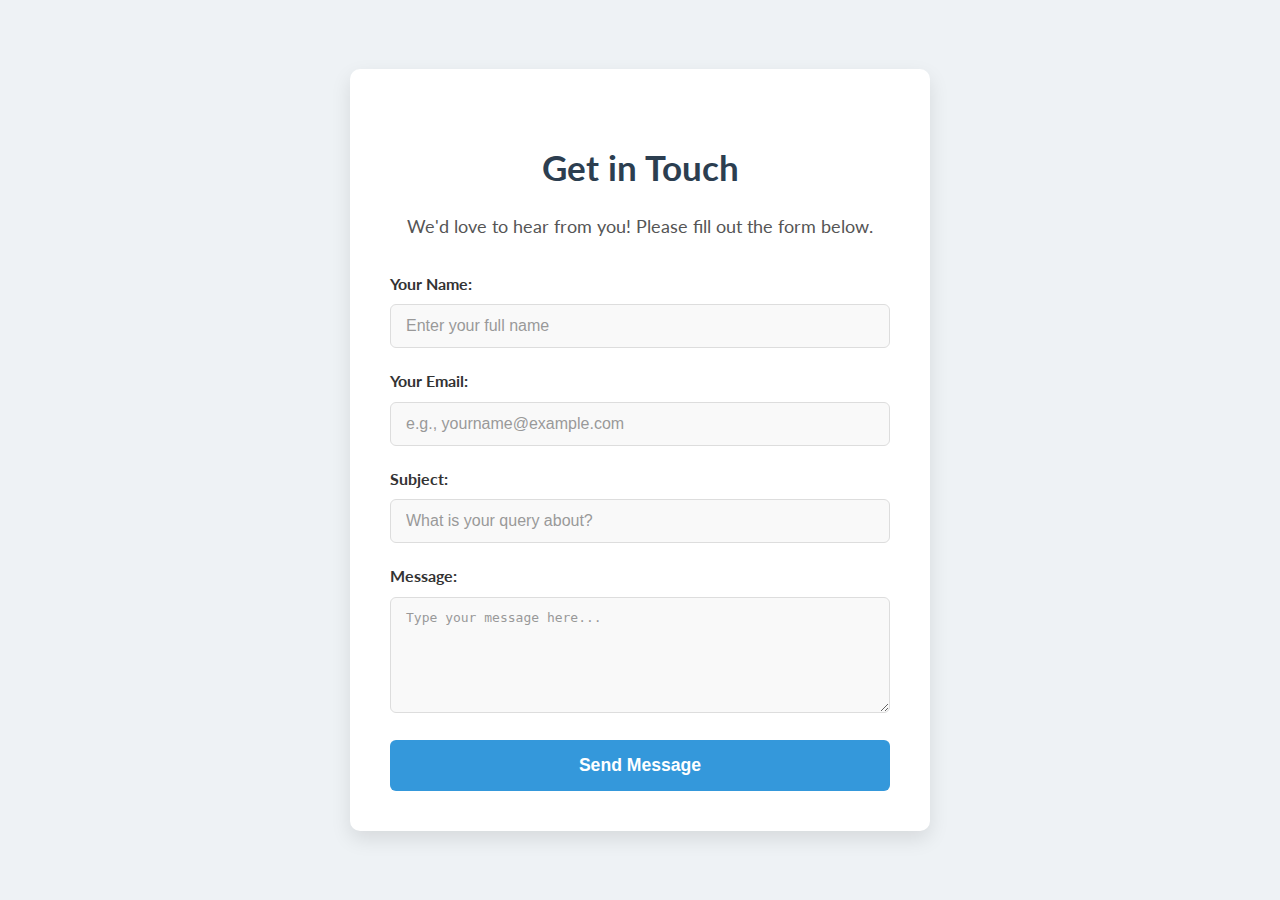
<file: Interactive-Form-Design/index.html>
<!DOCTYPE html>
<html lang="en">
<head>
    <meta charset="UTF-8">
    <meta name="viewport" content="width=device-width, initial-scale=1.0">
    <title>Contact Us Form</title>
    <link rel="stylesheet" href="style.css">
    <link href="https://fonts.googleapis.com/css2?family=Lato:wght@400;700&display=swap" rel="stylesheet">
</head>
<body>
    <div class="form-container">
        <h2>Get in Touch</h2>
        <p>We'd love to hear from you! Please fill out the form below.</p>
        
        <form class="contact-form" action="#" method="POST">
            <div class="form-group">
                <label for="name">Your Name:</label>
                <input type="text" id="name" name="user_name" placeholder="Enter your full name" required aria-label="Your full name">
            </div>

            <div class="form-group">
                <label for="email">Your Email:</label>
                <input type="email" id="email" name="user_email" placeholder="e.g., yourname@example.com" required aria-label="Your email address">
            </div>

            <div class="form-group">
                <label for="subject">Subject:</label>
                <input type="text" id="subject" name="user_subject" placeholder="What is your query about?" required aria-label="Subject of your message">
            </div>

            <div class="form-group">
                <label for="message">Message:</label>
                <textarea id="message" name="user_message" rows="6" placeholder="Type your message here..." required aria-label="Your message"></textarea>
            </div>

            <button type="submit" class="submit-btn">Send Message</button>
        </form>
    </div>
</body>
</html>
</file>
<file: Interactive-Form-Design/style.css>
/* Basic Reset & Typography */
body {
    margin: 0;
    font-family: 'Lato', sans-serif;
    line-height: 1.6;
    color: #333;
    background-color: #eef2f5;
    display: flex; /* Use flexbox to center content */
    justify-content: center;
    align-items: center;
    min-height: 100vh; /* Full viewport height */
    padding: 20px;
    box-sizing: border-box; /* Include padding in element's total width/height */
}

.form-container {
    background-color: white;
    padding: 40px;
    border-radius: 10px;
    box-shadow: 0 8px 20px rgba(0, 0, 0, 0.1);
    max-width: 500px; /* Max width for the form */
    width: 100%; /* Occupy full width within max-width */
}

h2 {
    text-align: center;
    color: #2c3e50;
    margin-bottom: 10px;
    font-size: 2.2em;
}

p {
    text-align: center;
    color: #555;
    margin-bottom: 30px;
    font-size: 1.1em;
}

/* Form Styling */
.form-group {
    margin-bottom: 20px;
}

label {
    display: block; /* Make labels take full width */
    margin-bottom: 8px;
    color: #333;
    font-weight: 700;
}

input[type="text"],
input[type="email"],
textarea {
    width: 100%;
    padding: 12px 15px;
    border: 1px solid #ddd;
    border-radius: 6px;
    font-size: 1em;
    color: #333;
    background-color: #f9f9f9;
    box-sizing: border-box; /* Crucial for width: 100% with padding */
    transition: border-color 0.3s ease, box-shadow 0.3s ease;
}

input[type="text"]::placeholder,
input[type="email"]::placeholder,
textarea::placeholder {
    color: #999;
    opacity: 1; /* Firefox default opacity for placeholders is lower */
}

/* Focus state for accessibility and UX */
input[type="text"]:focus,
input[type="email"]:focus,
textarea:focus {
    border-color: #3498db; /* Blue border on focus */
    box-shadow: 0 0 8px rgba(52, 152, 219, 0.3); /* Subtle glow */
    outline: none; /* Remove default browser outline */
    background-color: white; /* Clear background on focus */
}

textarea {
    resize: vertical; /* Allow vertical resizing but not horizontal */
    min-height: 100px;
}

/* Submit Button */
.submit-btn {
    display: block; /* Make button full width */
    width: 100%;
    padding: 15px 20px;
    background-color: #3498db; /* Blue */
    color: white;
    border: none;
    border-radius: 6px;
    font-size: 1.1em;
    font-weight: 700;
    cursor: pointer;
    transition: background-color 0.3s ease, transform 0.2s ease;
}

.submit-btn:hover {
    background-color: #2980b9; /* Darker Blue */
    transform: translateY(-2px); /* Slight lift effect */
}

.submit-btn:active {
    transform: translateY(0); /* Press down effect */
}

/* Responsive adjustments */
@media (max-width: 600px) {
    .form-container {
        padding: 25px;
        margin: 10px; /* Add some margin on very small screens */
    }

    h2 {
        font-size: 1.8em;
    }

    p {
        font-size: 1em;
    }

    input[type="text"],
    input[type="email"],
    textarea,
    .submit-btn {
        padding: 10px;
        font-size: 0.95em;
    }
}
</file>
